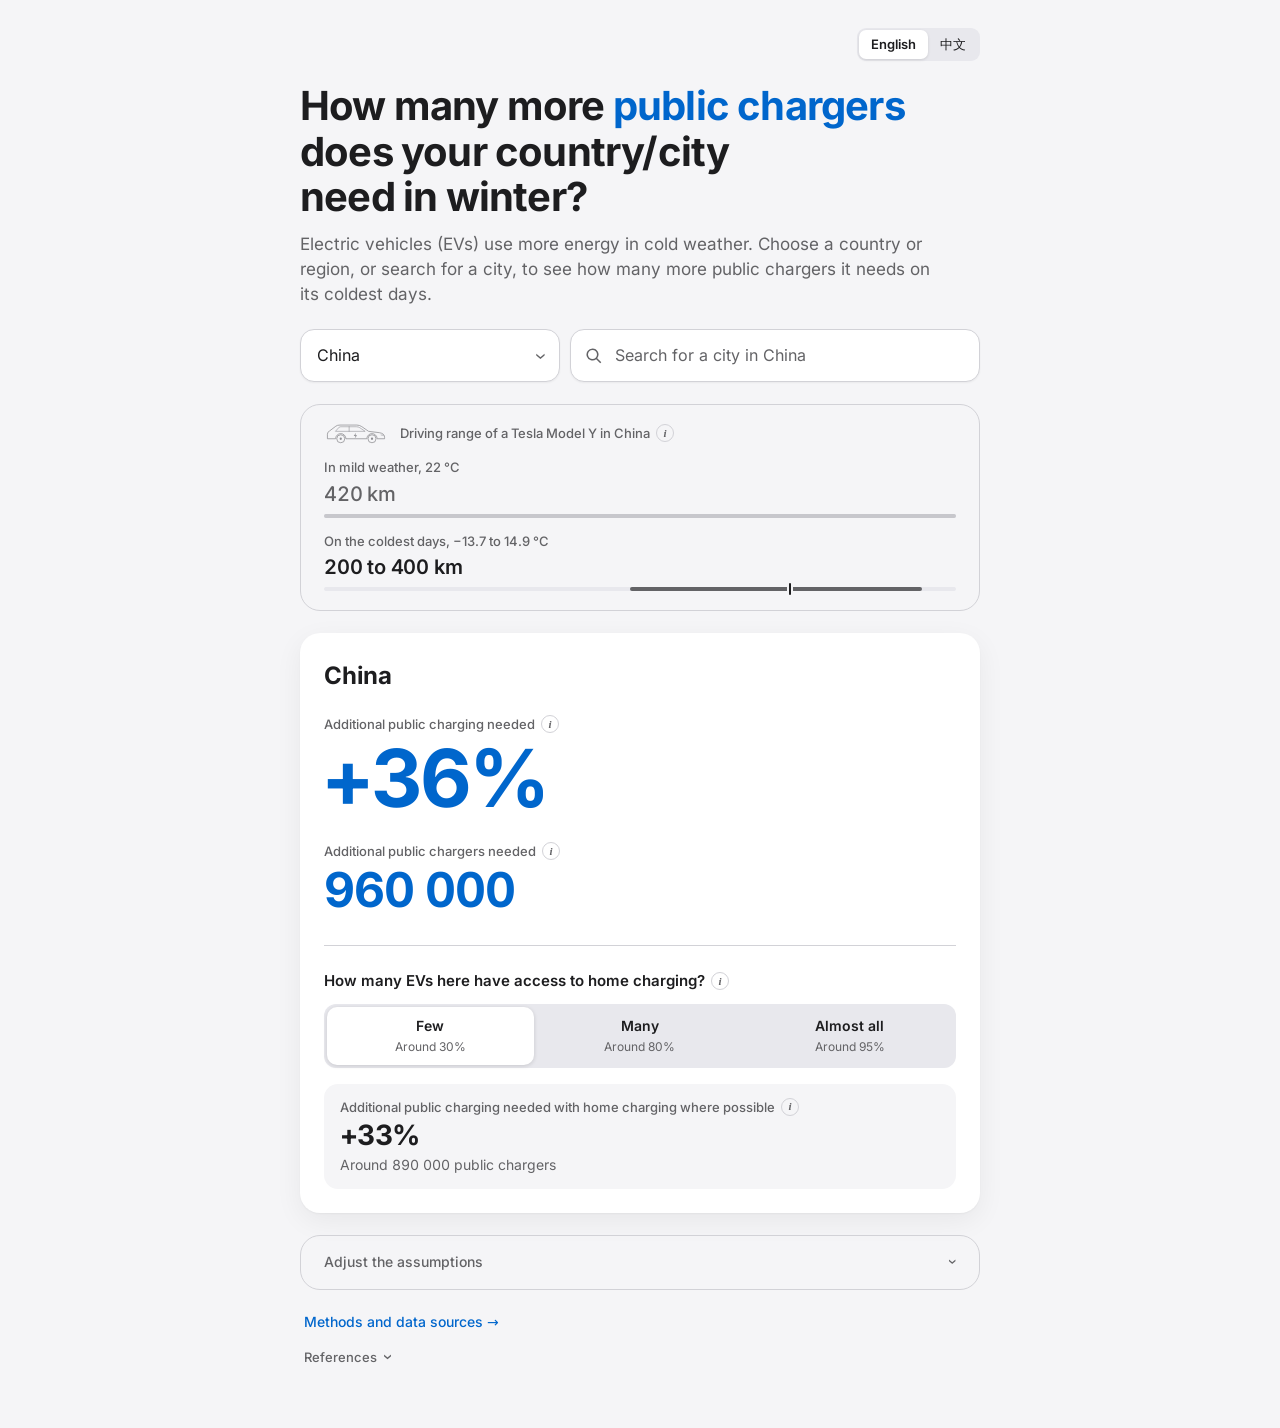
<file: index.html>
<!doctype html>
<html lang="en">
<head>
<meta charset="utf-8">
<title>Winter charging check</title>
<meta http-equiv="refresh" content="0; url=calculator/">
<link rel="canonical" href="calculator/">
</head>
<body>
<p><a href="calculator/">Open the calculator</a></p>
</body>
</html>
</file>
